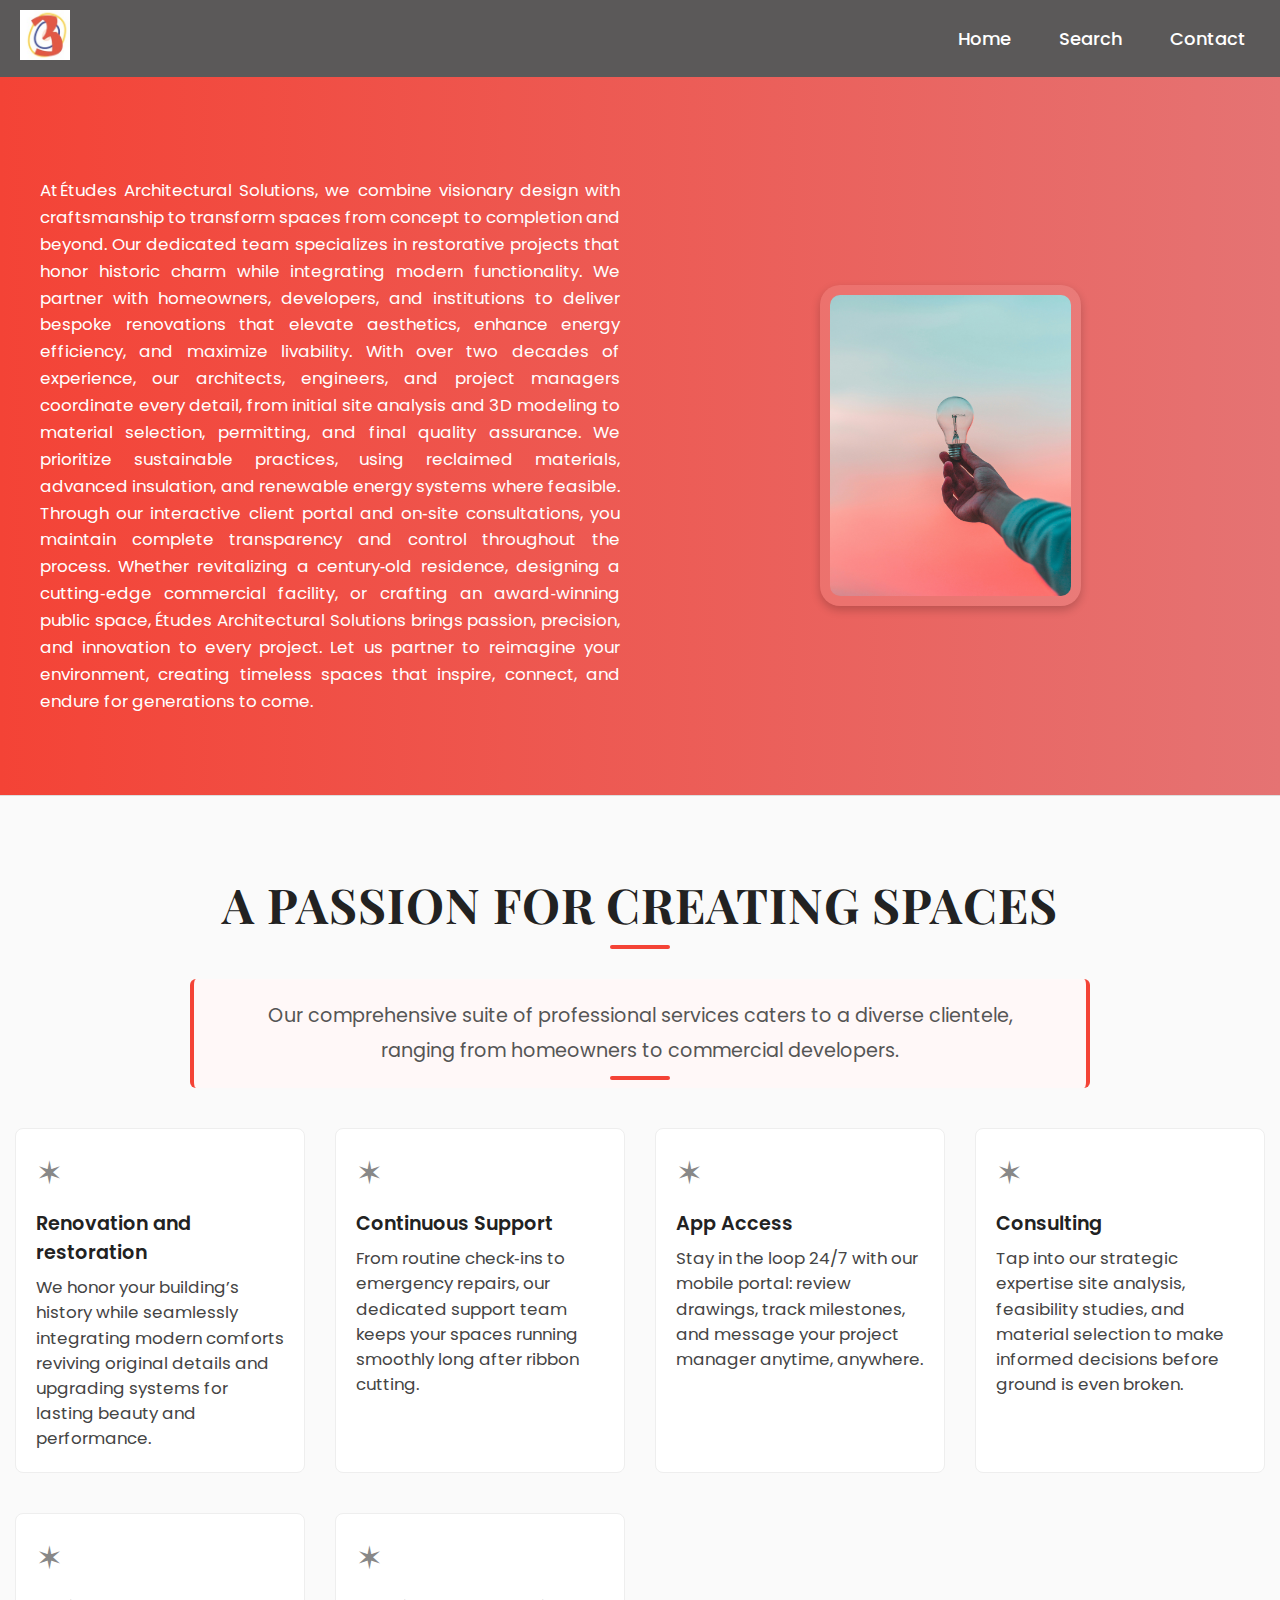
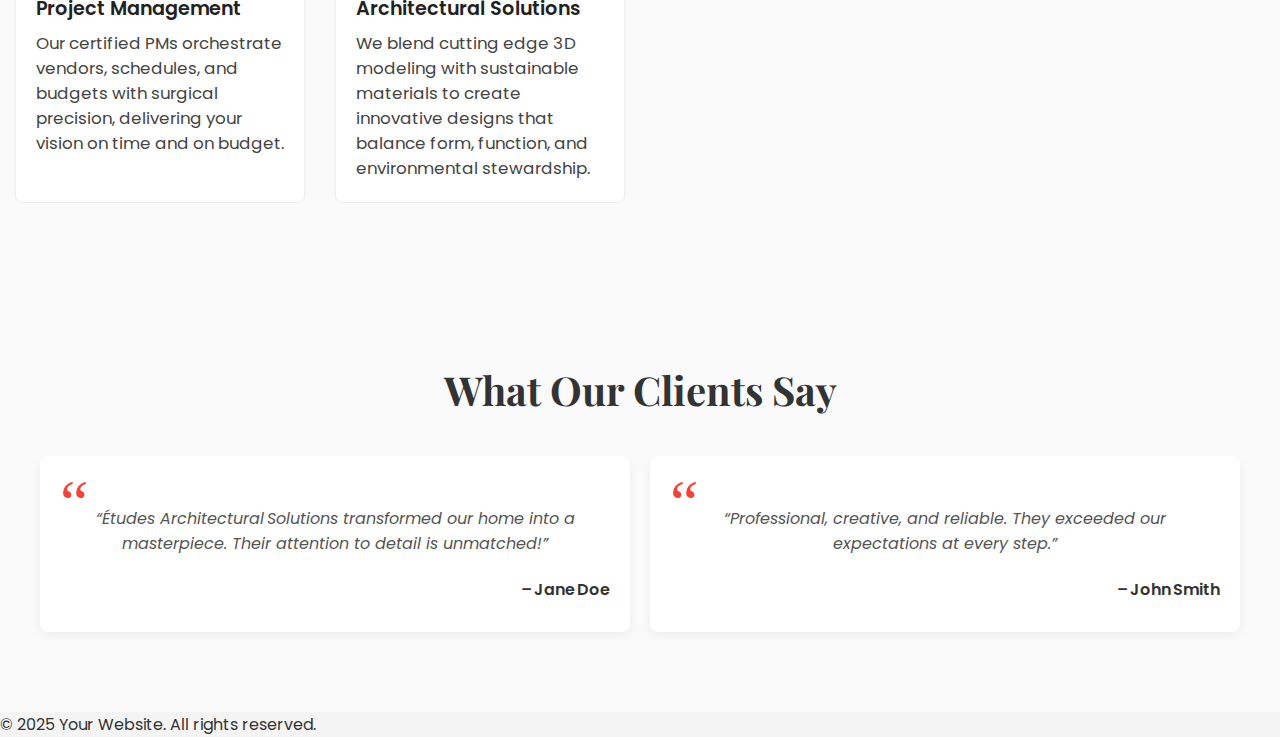
<file: AEAS Webpage/index.html>
<!DOCTYPE html>
<html lang="en">
<head>
  <meta charset="UTF-8" />
  <meta name="viewport" content="width=device-width, initial-scale=1.0" />
  <title>At Études Architectural Solutions</title>
  <link
    href="https://fonts.googleapis.com/css2?family=Poppins:wght@400;600&display=swap"
    rel="stylesheet"
  />
  <link
    href="https://fonts.googleapis.com/css2?family=Playfair+Display:wght@500&display=swap"
    rel="stylesheet"
  />
  <link rel="stylesheet" href="css/style.css" />
</head>

<body>
  <!-- Header Section -->
  <header class="header">
    <div class="logo">
      <img src="images/logo.jpg" alt="Site Logo" />
    </div>

    <!-- Hamburger menu toggle -->
    <button class="menu-toggle" aria-label="Toggle menu">
      <span></span>
      <span></span>
      <span></span>
    </button>

    <nav class="nav">
      <ul>
        <li><a href="index.html" class="home-link active">Home</a></li>
        <li><a href="search.html" class="search-link">Search</a></li>
        <li><a href="contact.html" class="contact-link">Contact</a></li>
      </ul>
    </nav>
  </header>

  <!-- Main Content Section -->
  <section class="highlight">
    <div class="highlight-left">
      <div class="highlight-text">
        <p>
          At Études Architectural Solutions, we combine visionary design with
          craftsmanship to transform spaces from concept to completion and
          beyond. Our dedicated team specializes in restorative projects that
          honor historic charm while integrating modern functionality. We
          partner with homeowners, developers, and institutions to deliver
          bespoke renovations that elevate aesthetics, enhance energy
          efficiency, and maximize livability. With over two decades of
          experience, our architects, engineers, and project managers
          coordinate every detail, from initial site analysis and 3D modeling
          to material selection, permitting, and final quality assurance. We
          prioritize sustainable practices, using reclaimed materials,
          advanced insulation, and renewable energy systems where feasible.
          Through our interactive client portal and on‑site consultations, you
          maintain complete transparency and control throughout the process.
          Whether revitalizing a century‑old residence, designing a
          cutting‑edge commercial facility, or crafting an award‑winning public
          space, Études Architectural Solutions brings passion, precision, and
          innovation to every project. Let us partner to reimagine your
          environment, creating timeless spaces that inspire, connect, and
          endure for generations to come.
        </p>
      </div>
    </div>
    <div class="highlight-right">
      <img src="images/background1.jpg" alt="Illustration" />
    </div>
  </section>

  <!-- Services Section -->
  <section class="services">
    <div class="services-header">
      <h2>A passion for creating spaces</h2>
      <p>
        Our comprehensive suite of professional services caters to a diverse
        clientele,<br />
        ranging from homeowners to commercial developers.
      </p>
    </div>

    <div class="services-grid">
      <div class="service-item">
        <span class="icon">✶</span>
        <h3>Renovation and restoration</h3>
        <p>
          We honor your building’s history while seamlessly integrating modern
          comforts reviving original details and upgrading systems for lasting
          beauty and performance.
        </p>
      </div>
      <div class="service-item">
        <span class="icon">✶</span>
        <h3>Continuous Support</h3>
        <p>
          From routine check‑ins to emergency repairs, our dedicated support
          team keeps your spaces running smoothly long after ribbon cutting.
        </p>
      </div>
      <div class="service-item">
        <span class="icon">✶</span>
        <h3>App Access</h3>
        <p>
          Stay in the loop 24/7 with our mobile portal: review drawings, track
          milestones, and message your project manager anytime, anywhere.
        </p>
      </div>
      <div class="service-item">
        <span class="icon">✶</span>
        <h3>Consulting</h3>
        <p>
          Tap into our strategic expertise site analysis, feasibility studies,
          and material selection to make informed decisions before ground is
          even broken.
        </p>
      </div>
      <div class="service-item">
        <span class="icon">✶</span>
        <h3>Project Management</h3>
        <p>
          Our certified PMs orchestrate vendors, schedules, and budgets with
          surgical precision, delivering your vision on time and on budget.
        </p>
      </div>
      <div class="service-item">
        <span class="icon">✶</span>
        <h3>Architectural Solutions</h3>
        <p>
          We blend cutting edge 3D modeling with sustainable materials to
          create innovative designs that balance form, function, and
          environmental stewardship.
        </p>
      </div>
    </div>
  </section>

  <!-- Testimonials Section -->
  <section class="testimonials">
    <h2>What Our Clients Say</h2>
    <div class="testimonials-grid">
      <div class="testimonial-item">
        <p>
          “Études Architectural Solutions transformed our home into a
          masterpiece. Their attention to detail is unmatched!”
        </p>
        <span>– Jane Doe</span>
      </div>
      <div class="testimonial-item">
        <p>
          “Professional, creative, and reliable. They exceeded our
          expectations at every step.”
        </p>
        <span>– John Smith</span>
      </div>
    </div>
  </section>

  <!-- Footer Section -->
  <footer class="footer">
    <p>&copy; 2025 Your Website. All rights reserved.</p>
  </footer>

  <!-- Back to Top Button -->
  <button id="scrollTopBtn" title="Back to Top">↑</button>

  <script src="javascript.js"></script>
</body>
</html>
</file>
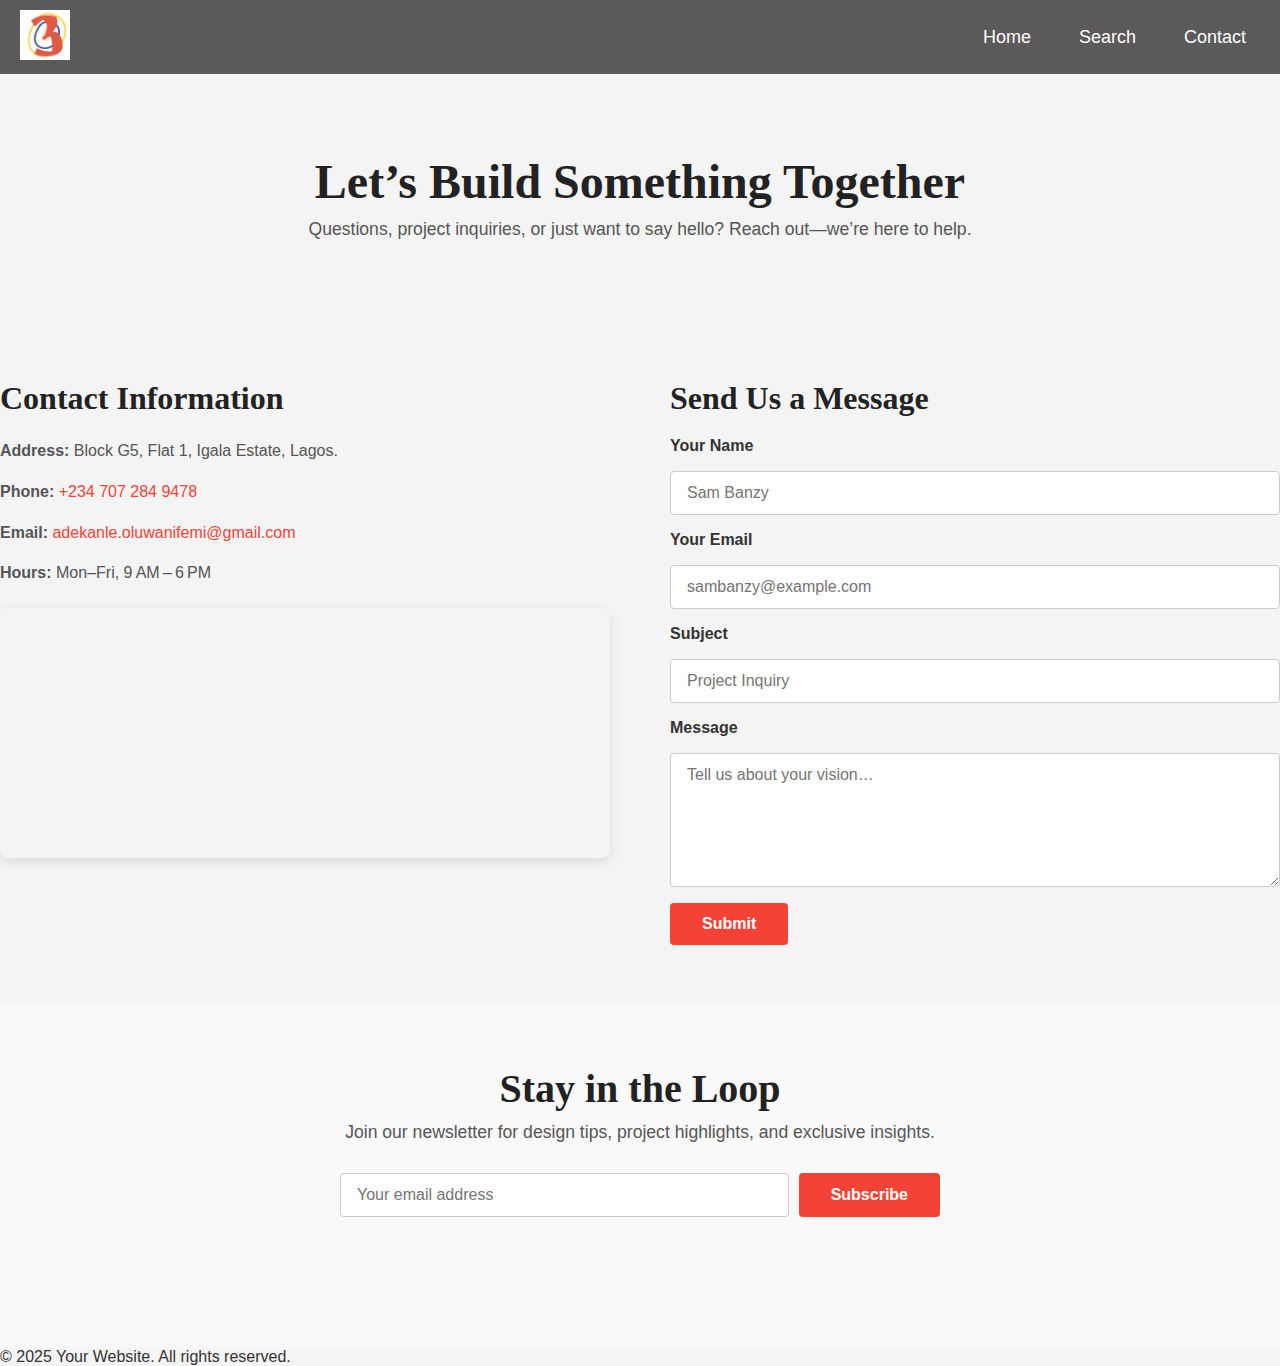
<file: AEAS Webpage/contact.html>
<!DOCTYPE html>
<html lang="en">
<head>
  <meta charset="UTF-8" />
  <meta name="viewport" content="width=device-width, initial-scale=1.0"/>
  <title>Contact Us</title>

  <!-- your global styles -->
  <link rel="stylesheet" href="css/style.css" />
  <!-- this page’s styles -->
  <link rel="stylesheet" href="css/contact.css" />
</head>
<body>
  <!-- header/nav -->
  <header class="header">
    <div class="logo">
      <img src="images/logo.jpg" alt="Site Logo">
    </div>

    <!-- Hamburger menu toggle -->
    <button class="menu-toggle" aria-label="Toggle menu">
      <span></span>
      <span></span>
      <span></span>
    </button>

    <nav class="nav">
      <ul>
        <li><a href="index.html" class="home-link">Home</a></li>
        <li><a href="search.html" class="search-link">Search</a></li>
        <li><a href="contact.html" class="contact-link active">Contact</a></li>
      </ul>
    </nav>
  </header>

  <main class="container">
    <!-- HERO -->
    <section class="contact-hero">
      <h1>Let’s Build Something Together</h1>
      <p>Questions, project inquiries, or just want to say hello? Reach out—we’re here to help.</p>
    </section>

    <!-- INFO & FORM GRID -->
    <section class="contact-section">
      <!-- Left column: Contact Info + Map -->
      <div class="contact-info">
        <h2>Contact Information</h2>
        <ul class="info-list">
          <li><strong>Address:</strong> Block G5, Flat 1, Igala Estate, Lagos.</li>
          <li>
            <strong>Phone:</strong>
            <a href="tel:+2347072849478">+234 707 284 9478</a>
          </li>
          <li>
            <strong>Email:</strong>
            <a href="mailto:adekanle.oluwanifemi@gmail.com">
              adekanle.oluwanifemi@gmail.com
            </a>
          </li>
          <li><strong>Hours:</strong> Mon–Fri, 9 AM – 6 PM</li>
        </ul>

        <!-- Map Embed -->
        <div class="map-container">
          <iframe
            src="https://www.google.com/maps?q=Block+G5,+Flat+1,+Igala+Estate,+Lagos&z=15&output=embed"
            allowfullscreen
            loading="lazy"
            referrerpolicy="no-referrer-when-downgrade">
          </iframe>
        </div>
      </div>

      <!-- Right column: Contact Form -->
      <div class="contact-form">
        <h2>Send Us a Message</h2>
        <form action="#" method="POST">
          <label for="name">Your Name</label>
          <input type="text" id="name" name="name" placeholder="Sam Banzy" required />

          <label for="email">Your Email</label>
          <input type="email" id="email" name="email" placeholder="sambanzy@example.com" required />

          <label for="subject">Subject</label>
          <input type="text" id="subject" name="subject" placeholder="Project Inquiry" />

          <label for="message">Message</label>
          <textarea id="message" name="message" rows="6" placeholder="Tell us about your vision…" required></textarea>

          <button type="submit">Submit</button>
        </form>
      </div>
    </section>
  </main>

  <!-- Newsletter Signup -->
  <section class="newsletter">
    <div class="container">
      <h2>Stay in the Loop</h2>
      <p>Join our newsletter for design tips, project highlights, and exclusive insights.</p>
      <form id="newsletter-form">
        <input
          type="email"
          id="newsletter-email"
          placeholder="Your email address"
          required
        />
        <button type="submit">Subscribe</button>
      </form>
      <p id="newsletter-message" class="newsletter-message"></p>
    </div>
  </section>

  <footer class="footer">
    <p>&copy; 2025 Your Website. All rights reserved.</p>
  </footer>

  <script src="javascript.js"></script>
</body>
</html>
</file>
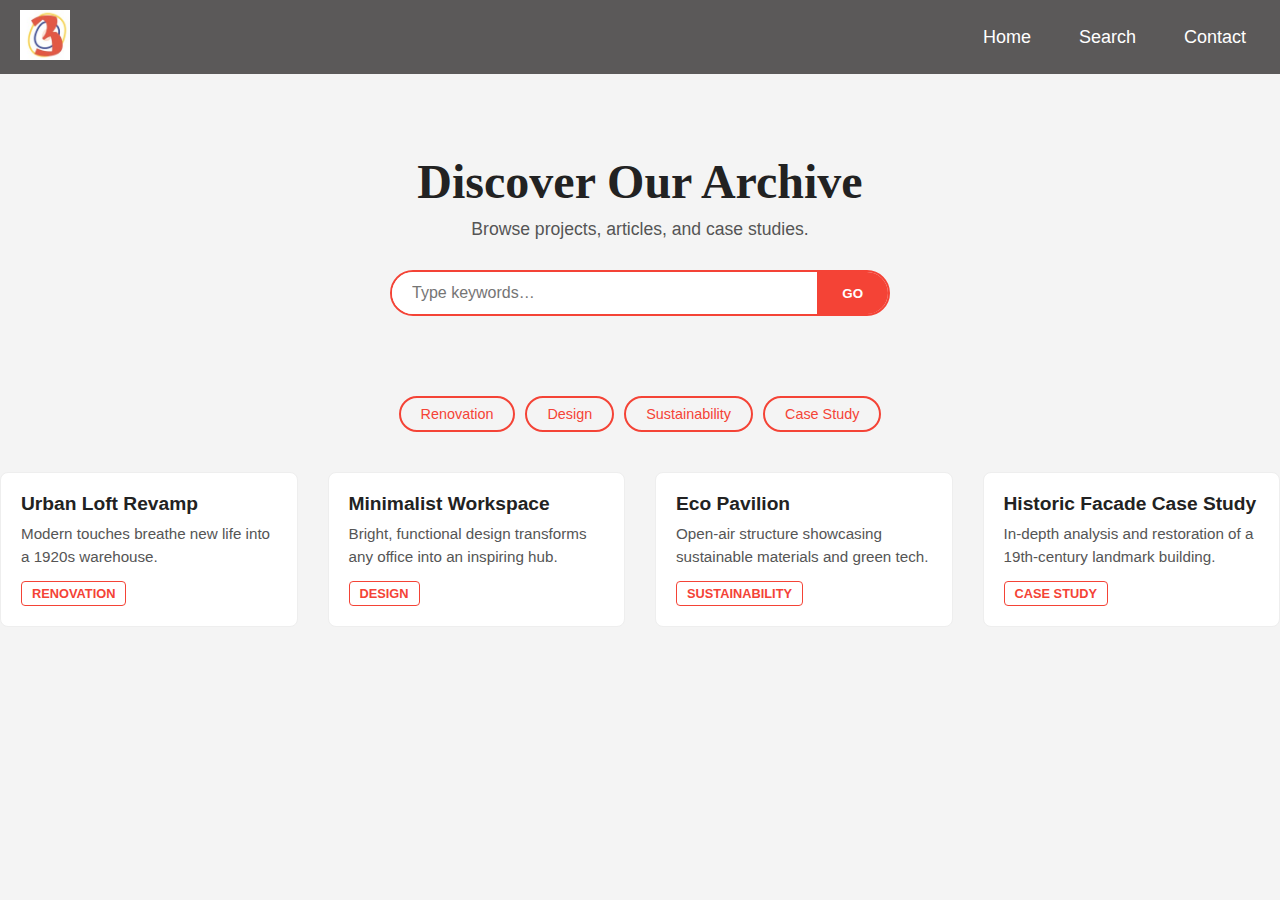
<file: AEAS Webpage/search.html>
<!DOCTYPE html>
<html lang="en">
<head>
  <meta charset="UTF-8" />
  <meta name="viewport" content="width=device-width, initial-scale=1.0"/>
  <title>Search At Études Architectural Solutions</title>
  <link rel="stylesheet" href="css/style.css" />
  <link rel="stylesheet" href="css/search.css" />
</head>
<body>
  <!-- header/nav -->
  <header class="header">
    <div class="logo">
      <img src="images/logo.jpg" alt="Site Logo">
    </div>

    <!-- Hamburger menu toggle -->
    <button class="menu-toggle" aria-label="Toggle menu">
      <span></span>
      <span></span>
      <span></span>
    </button>

    <nav class="nav">
      <ul>
        <li><a href="index.html"  class="home-link">Home</a></li>
        <li><a href="search.html" class="search-link active">Search</a></li>
        <li><a href="contact.html" class="contact-link">Contact</a></li>
      </ul>
    </nav>
  </header>

  <main class="container">
    <section class="search-hero">
      <h1>Discover Our Archive</h1>
      <p>Browse projects, articles, and case studies.</p>
      <div class="search-widget">
        <input id="q" type="text" placeholder="Type keywords…" />
        <button id="go">GO</button>
      </div>
    </section>

    <!-- FILTER TABS (no “All”) -->
    <section class="filter-bar">
      <button class="filter">Renovation</button>
      <button class="filter">Design</button>
      <button class="filter">Sustainability</button>
      <button class="filter">Case Study</button>
    </section>

    <!-- RESULTS GRID -->
    <section class="results-grid">
      <article class="card">
        <!-- <img src="images/thumb1.jpg" alt="Project thumbnail"> -->
        <div class="card-content">
          <h3>Urban Loft Revamp</h3>
          <p>Modern touches breathe new life into a 1920s warehouse.</p>
          <span class="tag">Renovation</span>
        </div>
      </article>

      <!-- Design -->
      <article class="card">
        <!-- <img src="images/thumb3.jpg" alt="Project thumbnail"> -->
        <div class="card-content">
          <h3>Minimalist Workspace</h3>
          <p>Bright, functional design transforms any office into an inspiring hub.</p>
          <span class="tag">Design</span>
        </div>
      </article>

      <!-- Sustainability -->
      <article class="card">
        <!-- <img src="images/thumb2.jpg" alt="Project thumbnail"> -->
        <div class="card-content">
          <h3>Eco Pavilion</h3>
          <p>Open‑air structure showcasing sustainable materials and green tech.</p>
          <span class="tag">Sustainability</span>
        </div>
      </article>

      <!-- Case Study -->
      <article class="card">
        <!-- <img src="images/thumb4.jpg" alt="Project thumbnail"> -->
        <div class="card-content">
          <h3>Historic Facade Case Study</h3>
          <p>In‑depth analysis and restoration of a 19th‑century landmark building.</p>
          <span class="tag">Case Study</span>
        </div>
      </article>
    </section>
  </main>

  <!-- your search JS -->
  <script src="javascript.js"></script>
</body>
</html>
</file>
<file: AEAS Webpage/css/contact.css>
/* contact.css */

/* --- Hero Section --- */
.contact-hero {
  text-align: center;
  padding: 80px 20px;
}
.contact-hero h1 {
  font-family: 'Playfair Display', serif;
  font-size: 3rem;
  color: #222;
  margin-bottom: 10px;
}
.contact-hero p {
  font-size: 1.1rem;
  color: #555;
}

/* --- Two‑Column Layout --- */
.contact-section {
  display: grid;
  grid-template-columns: 1fr 1fr;
  gap: 60px;
  padding: 60px 0;
}
@media (max-width: 768px) {
  .contact-section {
    grid-template-columns: 1fr;
    gap: 40px;
  }
}

/* --- Contact Info --- */
.contact-info h2 {
  font-family: 'Playfair Display', serif;
  font-size: 2rem;
  margin-bottom: 20px;
  color: #222;
}
.info-list {
  list-style: none;
  padding: 0;
  line-height: 1.8;
  color: #555;
}
.info-list li {
  margin-bottom: 12px;
  font-size: 1rem;
}
.info-list a {
  color: #f44336;
  text-decoration: none;
  transition: text-decoration 0.2s;
}
.info-list a:hover {
  text-decoration: underline;
}

/* --- Map Embed --- */
.map-container {
  margin: 20px 0;
  width: 100%;
  height: 250px;
  border-radius: 8px;
  overflow: hidden;
  box-shadow: 0 4px 12px rgba(0,0,0,0.1);
}
.map-container iframe {
  width: 100%;
  height: 100%;
  border: none;
}

/* --- Contact Form --- */
.contact-form h2 {
  font-family: 'Playfair Display', serif;
  font-size: 2rem;
  margin-bottom: 20px;
  color: #222;
}
.contact-form form {
  display: flex;
  flex-direction: column;
  gap: 16px;
}
.contact-form label {
  font-weight: 600;
  color: #333;
}
.contact-form input,
.contact-form textarea {
  padding: 12px 16px;
  font-size: 1rem;
  border: 1px solid #ccc;
  border-radius: 4px;
  font-family: 'Poppins', sans-serif;
}
.contact-form input:focus,
.contact-form textarea:focus {
  outline: none;
  border-color: #f44336;
  box-shadow: 0 0 0 2px rgba(244,67,54,0.2);
}
.contact-form button {
  align-self: flex-start;
  padding: 12px 32px;
  font-size: 1rem;
  font-weight: 600;
  color: white;
  background-color: #f44336;
  border: none;
  border-radius: 4px;
  cursor: pointer;
  transition: background 0.3s ease;
}
.contact-form button:hover {
  background-color: #d32f2f;
}

/* --- Newsletter Section --- */
.newsletter {
  background-color: #f9f9f9;
  padding: 60px 20px;
  text-align: center;
}
.newsletter .container {
  max-width: 600px;
  margin: 0 auto;
}
.newsletter h2 {
  font-family: 'Playfair Display', serif;
  font-size: 2.5rem;
  color: #222;
  margin-bottom: 10px;
}
.newsletter p {
  font-family: 'Poppins', sans-serif;
  font-size: 1.1rem;
  color: #555;
  margin-bottom: 30px;
}
#newsletter-form {
  display: flex;
  flex-wrap: wrap;
  justify-content: center;
  gap: 10px;
}
#newsletter-form input[type="email"] {
  flex: 1 1 300px;
  padding: 12px 16px;
  font-size: 1rem;
  border: 1px solid #ccc;
  border-radius: 4px;
  font-family: 'Poppins', sans-serif;
  transition: border-color 0.2s, box-shadow 0.2s;
}
#newsletter-form input[type="email"]:focus {
  outline: none;
  border-color: #f44336;
  box-shadow: 0 0 0 2px rgba(244, 67, 54, 0.2);
}
#newsletter-form button {
  padding: 12px 32px;
  font-size: 1rem;
  font-weight: 600;
  font-family: 'Poppins', sans-serif;
  color: #fff;
  background-color: #f44336;
  border: none;
  border-radius: 4px;
  cursor: pointer;
  transition: background 0.3s ease;
}
#newsletter-form button:hover {
  background-color: #d32f2f;
}
.newsletter-message {
  margin-top: 20px;
  font-family: 'Poppins', sans-serif;
  font-size: 0.95rem;
  color: #f44336;
  min-height: 1.2em;
}

/* --- Responsive Adjustments --- */
@media (max-width: 480px) {
  .newsletter h2 {
    font-size: 2rem;
  }
  #newsletter-form {
    flex-direction: column;
    gap: 15px;
  }
  #newsletter-form input[type="email"],
  #newsletter-form button {
    width: 100%;
  }
}
</file>
<file: AEAS Webpage/css/search.css>
/* SEARCH2.CSS - for “Filter & Gallery” concept */

/* --- Search Hero --- */
.search-hero {
  text-align: center;
  padding: 80px 0 40px;
}
.search-hero h1 {
  font-family: 'Playfair Display', serif;
  font-size: 3rem;
  margin-bottom: 10px;
  color: #222;
}
.search-hero p {
  font-size: 1.1rem;
  color: #555;
  margin-bottom: 30px;
}
.search-widget {
  display: inline-flex;
  max-width: 500px;
  width: 100%;
  border: 2px solid #f44336;
  border-radius: 50px;
  overflow: hidden;
}
.search-widget input {
  flex: 1;
  padding: 12px 20px;
  border: none;
  font-size: 1rem;
  color: #333;
}
.search-widget input:focus {
  outline: none;
}
.search-widget button {
  background: #f44336;
  border: none;
  padding: 0 25px;
  font-weight: 600;
  color: white;
  cursor: pointer;
  transition: background 0.3s ease;
}
.search-widget button:hover {
  background: #d32f2f;
}

/* --- Filter Bar --- */
.filter-bar {
  display: flex;
  flex-wrap: wrap;
  justify-content: center;
  gap: 10px;
  margin: 40px 0;
}
.filter-bar .filter {
  background: transparent;
  border: 2px solid #f44336;
  border-radius: 25px;
  padding: 8px 20px;
  font-size: 0.9rem;
  font-weight: 500;
  color: #f44336;
  cursor: pointer;
  transition: background 0.3s, color 0.3s;
}
.filter-bar .filter.active,
.filter-bar .filter:hover {
  background: #f44336;
  color: #fff;
}

/* --- Results Grid --- */
.results-grid {
  display: grid;
  grid-template-columns: repeat(auto-fit, minmax(280px, 1fr));
  gap: 30px;
  margin-bottom: 80px;
}
.card {
  background: #fff;
  border: 1px solid #eee;
  border-radius: 8px;
  overflow: hidden;
  transition: transform 0.3s ease, box-shadow 0.3s ease;
}
.card:hover {
  transform: translateY(-8px);
  box-shadow: 0 10px 20px rgba(0,0,0,0.08);
}
.card img {
  width: 100%;
  display: block;
  object-fit: cover;
}
.card-content {
  padding: 20px;
}
.card-content h3 {
  margin-bottom: 8px;
  font-size: 1.2rem;
  color: #222;
}
.card-content p {
  font-size: 0.95rem;
  line-height: 1.5;
  color: #555;
  margin-bottom: 12px;
}
.card-content .tag {
  display: inline-block;
  font-size: 0.8rem;
  font-weight: 600;
  color: #f44336;
  border: 1px solid #f44336;
  border-radius: 4px;
  padding: 4px 10px;
  text-transform: uppercase;
}

/* Removed duplicate and invalid character */
</file>
<file: AEAS Webpage/css/style.css>
/* === style.css (full updated CSS) === */

/* --- Basic Reset --- */
* {
  margin: 0;
  padding: 0;
  box-sizing: border-box;
}

/* --- Body Styling --- */
body {
  background-color: #f4f4f4;
  color: #333;
  font-family: 'Poppins', sans-serif;
  overflow-x: hidden; /* prevent sideways scroll when menu is open */
}

/* --- Logo --- */
.logo img {
  height: 50px;
  object-fit: contain;
}

/* --- Header Styling --- */
.header {
  display: flex;
  justify-content: space-between;
  align-items: center;
  background-color: #5b5959;
  padding: 10px 20px;
  position: sticky;
  top: 0;
  color: white;
  z-index: 100;
}

/* --- Navigation (desktop) --- */
.nav {
  position: relative;
  z-index: 1000;
}
.nav ul {
  display: flex;
  gap: 20px;
  list-style: none;
  margin: 0;
  padding: 0;
}
.nav ul li a {
  color: white;
  text-decoration: none;
  font-size: 18px;
  font-weight: 500;
  padding: 8px 14px;
  border-radius: 4px;
  transition: background 0.3s ease, color 0.3s ease;
}
.nav ul li a:hover {
  text-decoration: underline;
  color: #f44336;
}

/* --- Hamburger Button --- */
.menu-toggle {
  display: none;               /* shown only on mobile */
  flex-direction: column;
  justify-content: space-between;
  width: 28px;
  height: 20px;
  background: none;
  border: none;
  cursor: pointer;
  padding: 0;
  z-index: 1001;               /* above nav */
}
.menu-toggle span {
  display: block;
  height: 3px;
  background: #fff;
  border-radius: 2px;
  transition: transform 0.3s ease, opacity 0.3s ease;
}

/* --- Mobile Styles --- */
@media (max-width: 768px) {
  .menu-toggle {
    display: flex;
  }
  .nav {
    position: fixed;
    top: 0; right: 0;
    width: 220px;
    height: 100vh;
    background: #5b5959;
    transform: translateX(100%);        /* hidden off‑screen */
    transition: transform 0.3s ease;
    box-shadow: -2px 0 8px rgba(0,0,0,0.1);
    padding-top: 60px;                   /* space for header */
  }
  .nav ul {
    flex-direction: column;
    gap: 20px;
    padding: 0 1rem;
  }
  .nav.open {
    transform: translateX(0);           /* slide into view */
  }
}

/* --- Hamburger “X” Animation --- */
.menu-toggle.open span:nth-child(1) {
  transform: translateY(8px) rotate(45deg);
}
.menu-toggle.open span:nth-child(2) {
  opacity: 0;
}
.menu-toggle.open span:nth-child(3) {
  transform: translateY(-8px) rotate(-45deg);
}

/* === Page‑Specific Sections === */

/* Content Section */
.content {
  display: flex;
  padding: 40px 20px;
}
.content-left {
  background-color: brown;
  color: white;
  padding: 20px;
  flex: 1;
}
.content-right img {
  max-width: 100%;
  height: auto;
  flex: 1;
}

/* Highlight Section */
.highlight {
  display: flex;
  background: linear-gradient(to right, #f44336, #e57373);
  color: white;
  padding: 60px 20px;
  justify-content: space-between;
  align-items: center;
  margin: 0 auto;
}
.highlight-left,
.highlight-right {
  flex: 1;
  display: flex;
  justify-content: center;
  align-items: center;
  padding: 20px;
  margin-top: 20px;
}
.highlight-text {
  max-width: 600px;
  text-align: justify;
  line-height: 1.6;
  font-size: 1.05rem;
}
.highlight-right img {
  background-color: rgba(255, 255, 255, 0.1);
  padding: 10px;
  border-radius: 20px;
  max-width: 45%;
  height: auto;
  box-shadow: 0 4px 10px rgba(0, 0, 0, 0.2);
}

/* Services Section */
.services {
  padding: 80px 5px;
  text-align: center;
  background-color: #fafafa;
  color: #222;
  border-top: 1px solid #ddd;
}
.services-header h2 {
  font-size: 3rem;
  color: #222;
  line-height: 1.2;
  font-weight: 700;
  margin-bottom: 10px;
  text-transform: uppercase;
  letter-spacing: 1px;
  font-family: 'Playfair Display', serif;
  position: relative;
  display: inline-block;
}
.services-header h2::after {
  content: '';
  display: block;
  width: 60px;
  height: 4px;
  background-color: #f44336;
  margin: 12px auto 0;
  border-radius: 2px;
}
.services-header p {
  position: relative;
  font-size: 1.2rem;
  color: #555;
  max-width: 900px;
  margin: 20px auto 40px;
  line-height: 1.8;
  text-align: center;
  background: #fff8f8;
  border-left: 4px solid #f44336;
  border-right: 4px solid #f44336;
  border-radius: 6px;
  padding: 20px 50px;
}
.services-header p::before {
  content: '';
  position: absolute;
  bottom: 8px;
  left: 50%;
  transform: translateX(-50%);
  width: 60px;
  height: 4px;
  background-color: #f44336;
  border-radius: 2px;
}

/* Services Grid */
.services-grid {
  display: grid;
  grid-template-columns: repeat(auto-fit, minmax(280px, 1fr));
  gap: 40px 30px;
  width: 100%;
  margin: 0 auto;
  padding: 0 10px;
}
.service-item {
  text-align: left;
  padding: 20px;
  background-color: #fff;
  border: 1px solid #eee;
  border-radius: 8px;
  transition: transform 0.3s ease, box-shadow 0.3s ease;
}
.service-item:hover {
  box-shadow: 0 6px 20px rgba(0, 0, 0, 0.06);
  transform: translateY(-10px);
}
.service-item .icon {
  font-size: 32px;
  color: #888;
  display: block;
  margin-bottom: 12px;
}
.service-item h3 {
  font-weight: 600;
  font-size: 1.2rem;
  margin-bottom: 8px;
}
.service-item p {
  font-size: 1.05rem;
  color: #444;
  line-height: 1.5;
}

/* Testimonials Section */
.testimonials {
  padding: 80px 20px;
  background-color: #fafafa;
  text-align: center;
}
.testimonials h2 {
  font-family: 'Playfair Display', serif;
  font-size: 2.5rem;
  margin-bottom: 40px;
  position: relative;
}
.testimonials-grid {
  display: grid;
  grid-template-columns: repeat(auto-fit, minmax(260px, 1fr));
  gap: 30px 20px;
  max-width: 1200px;
  margin: 0 auto;
}
.testimonial-item {
  background: #fff;
  padding: 30px 20px;
  border-radius: 8px;
  position: relative;
  box-shadow: 0 4px 12px rgba(0, 0, 0, 0.05);
}
.testimonial-item::before {
  content: "“";
  font-size: 4rem;
  position: absolute;
  top: 10px;
  left: 20px;
  color: #f44336;
  font-family: serif;
}
.testimonial-item p {
  font-style: italic;
  line-height: 1.6;
  margin: 20px 0;
  color: #555;
}
.testimonial-item span {
  display: block;
  text-align: right;
  font-weight: 600;
  color: #333;
  margin-top: 10px;
}

/* Back to Top Button */
#scrollTopBtn {
  position: fixed;
  bottom: 20px;
  right: 20px;
  display: none;
  width: 48px;
  height: 48px;
  background: #f44336;
  color: white;
  border: none;
  border-radius: 50%;
  font-size: 1.5rem;
  cursor: pointer;
  box-shadow: 0 4px 8px rgba(0, 0, 0, 0.2);
  z-index: 1000;
  transition: background 0.3s ease;
}
#scrollTopBtn:hover {
  background: #d32f2f;
}

/* Responsive tweak for highlight and nav alignment */
@media (max-width: 768px) {
  .highlight {
    flex-direction: column;
    text-align: center;
  }
  .nav ul {
    align-items: flex-end;
  }
}
</file>
